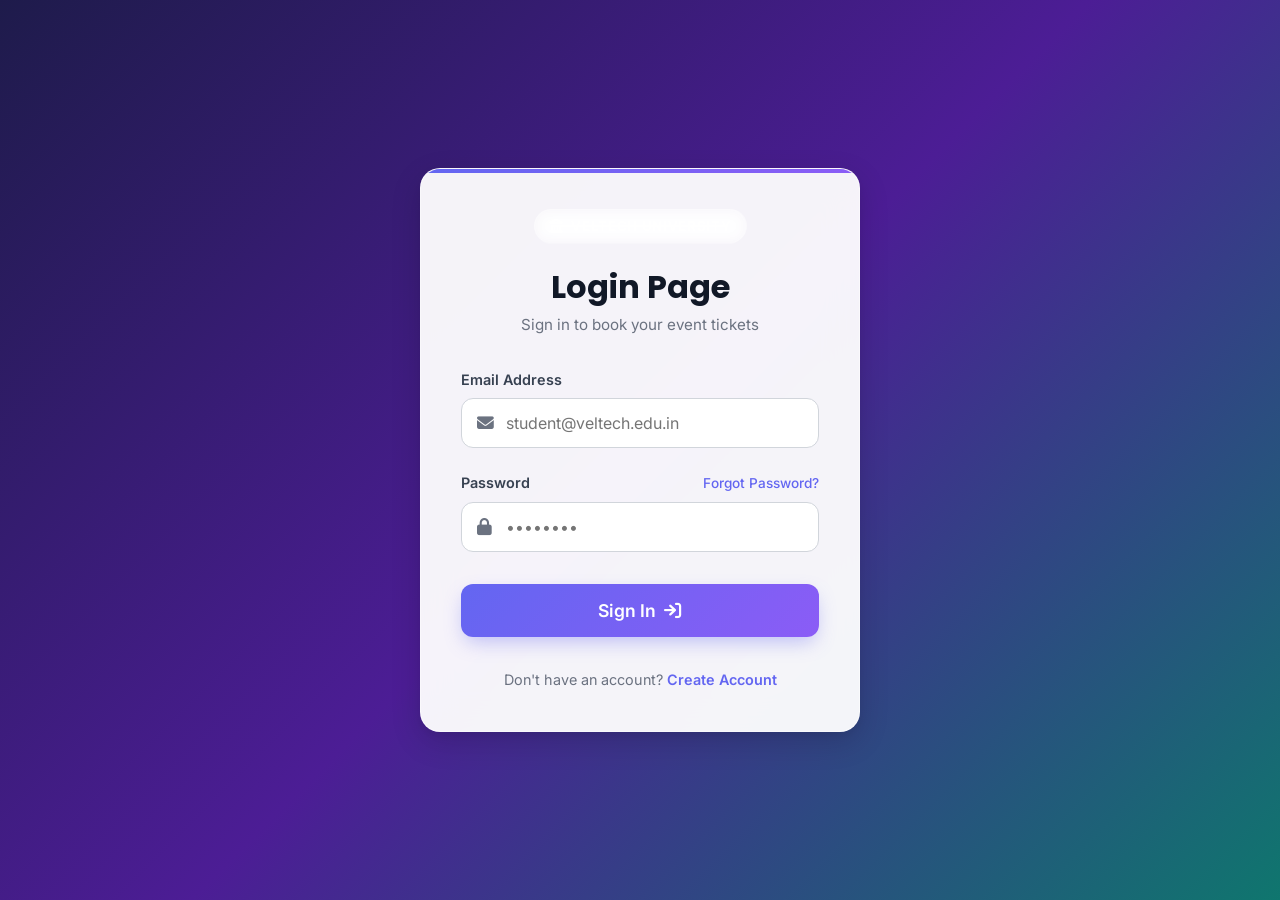
<file: Ticket_web/login.html>
<!DOCTYPE html>
<html lang="en">
<head>
    <meta charset="UTF-8">
    <meta name="viewport" content="width=device-width, initial-scale=1.0">
    <title>Veltech Event Tickets - Login</title>
    
    <!-- Google Fonts -->
    <link rel="preconnect" href="https://fonts.googleapis.com">
    <link rel="preconnect" href="https://fonts.gstatic.com" crossorigin>
    <link href="https://fonts.googleapis.com/css2?family=Poppins:wght@300;400;500;600;700&family=Inter:wght@400;500;600;700&display=swap" rel="stylesheet">
    
    <!-- Font Awesome for Icons -->
    <link rel="stylesheet" href="https://cdnjs.cloudflare.com/ajax/libs/font-awesome/6.4.0/css/all.min.css">
    
    <!-- Custom CSS -->
    <link rel="stylesheet" href="styles.css">

    <style>
        /* Specific tweaks for login layout */
        .login-container {
            width: 100%;
            display: flex;
            justify-content: center;
            align-items: center;
        }

        .login-card {
            max-width: 440px;
            width: 100%;
            margin: 0 auto;
        }

        .login-header {
            text-align: center;
            margin-bottom: var(--s-4);
        }

        .login-header h2 {
            font-size: 2rem;
            margin-bottom: var(--s-1);
        }

        .forgot-link {
            color: var(--primary-main);
            text-decoration: none;
            font-size: 0.85rem;
            font-weight: 500;
        }

        .forgot-link:hover {
            text-decoration: underline;
        }

        .signup-text {
            text-align: center;
            color: var(--text-dark-3);
            font-size: 0.9rem;
            margin-top: var(--s-4);
        }

        .signup-text a {
            color: var(--primary-main);
            text-decoration: none;
            font-weight: 600;
        }

        .signup-text a:hover {
            text-decoration: underline;
        }
    </style>
</head>
<body>
    <div class="login-container">
        <div class="booking-section login-card">
            <div class="login-header">
                <div class="pill-badge" style="margin-bottom: var(--s-3);">
                    <i class="fa-solid fa-building-columns" style="margin-right: 8px;"></i>Veltech University
                </div>
                <h2>Login Page</h2>
                <p style="color: var(--text-dark-3); font-size: 0.95rem;">Sign in to book your event tickets</p>
            </div>
            
            <form id="loginForm" action="login_action.php" method="POST">
                <div class="form-group">
                    <label class="form-label" for="email">Email Address</label>
                    <div class="input-icon-wrapper">
                        <i class="fa-solid fa-envelope"></i>
                        <input type="email" id="email" name="email" class="form-input" placeholder="student@veltech.edu.in" required>
                    </div>
                </div>

                <div class="form-group" style="margin-bottom: var(--s-4);">
                    <label class="form-label" for="password" style="display: flex; justify-content: space-between; align-items: center;">
                        <span>Password</span>
                        <a href="#" class="forgot-link">Forgot Password?</a>
                    </label>
                    <div class="input-icon-wrapper">
                        <i class="fa-solid fa-lock"></i>
                        <input type="password" id="password" name="password" class="form-input" placeholder="••••••••" required>
                    </div>
                </div>

                <button type="submit" class="submit-btn">
                    Sign In
                    <i class="fa-solid fa-arrow-right-to-bracket"></i>
                </button>

                <div class="signup-text">
                    Don't have an account? <a href="signup.html">Create Account</a>
                </div>
            </form>
        </div>
    </div>
</body>
</html>
</file>
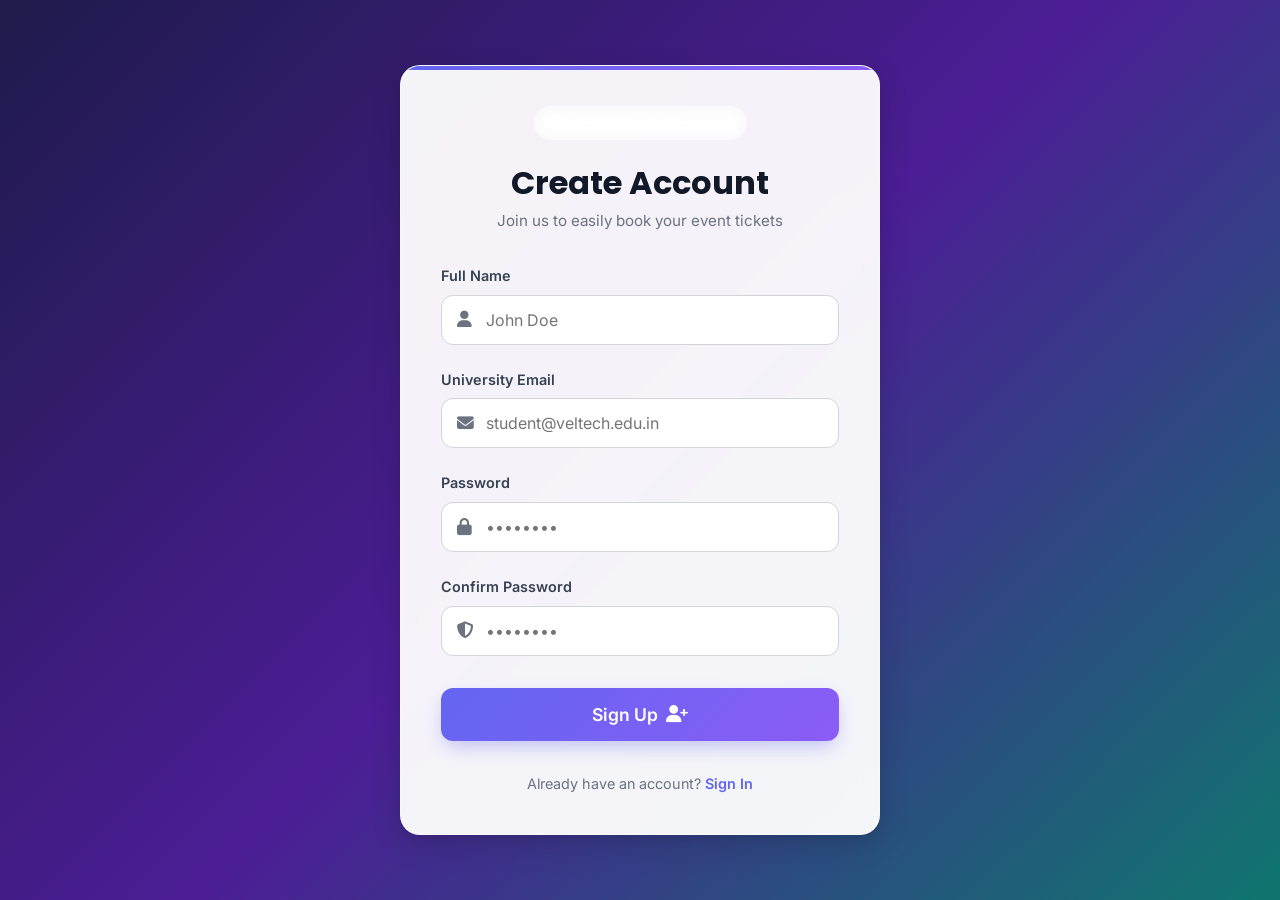
<file: Ticket_web/signup.html>
<!DOCTYPE html>
<html lang="en">
<head>
    <meta charset="UTF-8">
    <meta name="viewport" content="width=device-width, initial-scale=1.0">
    <title>Veltech Event Tickets - Sign Up</title>
    
    <!-- Google Fonts -->
    <link rel="preconnect" href="https://fonts.googleapis.com">
    <link rel="preconnect" href="https://fonts.gstatic.com" crossorigin>
    <link href="https://fonts.googleapis.com/css2?family=Poppins:wght@300;400;500;600;700&family=Inter:wght@400;500;600;700&display=swap" rel="stylesheet">
    
    <!-- Font Awesome for Icons -->
    <link rel="stylesheet" href="https://cdnjs.cloudflare.com/ajax/libs/font-awesome/6.4.0/css/all.min.css">
    
    <!-- Custom CSS -->
    <link rel="stylesheet" href="styles.css">

    <style>
        /* Specific tweaks for auth layout */
        .auth-container {
            width: 100%;
            display: flex;
            justify-content: center;
            align-items: center;
            padding: 20px 0;
        }

        .auth-card {
            max-width: 480px;
            width: 100%;
            margin: 0 auto;
        }

        .auth-header {
            text-align: center;
            margin-bottom: var(--s-4);
        }

        .auth-header h2 {
            font-size: 2rem;
            margin-bottom: var(--s-1);
        }

        .auth-text {
            text-align: center;
            color: var(--text-dark-3);
            font-size: 0.9rem;
            margin-top: var(--s-4);
        }

        .auth-text a {
            color: var(--primary-main);
            text-decoration: none;
            font-weight: 600;
        }

        .auth-text a:hover {
            text-decoration: underline;
        }
    </style>
</head>
<body>
    <div class="auth-container">
        <div class="booking-section auth-card">
            <div class="auth-header">
                <div class="pill-badge" style="margin-bottom: var(--s-3);">
                    <i class="fa-solid fa-building-columns" style="margin-right: 8px;"></i>Veltech University
                </div>
                <h2>Create Account</h2>
                <p style="color: var(--text-dark-3); font-size: 0.95rem;">Join us to easily book your event tickets</p>
            </div>
            
            <form id="signupForm" action="signup_action.php" method="POST">
                <div class="form-group">
                    <label class="form-label" for="fullname">Full Name</label>
                    <div class="input-icon-wrapper">
                        <i class="fa-solid fa-user"></i>
                        <input type="text" id="fullname" name="fullname" class="form-input" placeholder="John Doe" required>
                    </div>
                </div>

                <div class="form-group">
                    <label class="form-label" for="email">University Email</label>
                    <div class="input-icon-wrapper">
                        <i class="fa-solid fa-envelope"></i>
                        <input type="email" id="email" name="email" class="form-input" placeholder="student@veltech.edu.in" required>
                    </div>
                </div>

                <div class="form-group">
                    <label class="form-label" for="password">Password</label>
                    <div class="input-icon-wrapper">
                        <i class="fa-solid fa-lock"></i>
                        <input type="password" id="password" name="password" class="form-input" placeholder="••••••••" required>
                    </div>
                </div>

                <div class="form-group" style="margin-bottom: var(--s-4);">
                    <label class="form-label" for="confirm-password">Confirm Password</label>
                    <div class="input-icon-wrapper">
                        <i class="fa-solid fa-shield-halved"></i>
                        <input type="password" id="confirm-password" name="confirm-password" class="form-input" placeholder="••••••••" required>
                    </div>
                </div>

                <button type="submit" class="submit-btn">
                    Sign Up
                    <i class="fa-solid fa-user-plus"></i>
                </button>

                <div class="auth-text">
                    Already have an account? <a href="login.html">Sign In</a>
                </div>
            </form>
        </div>
    </div>
</body>
</html>
</file>
<file: Ticket_web/styles.css>
/* 
  Premium, Production-Ready SaaS Event Booking UI
  Balanced Contrast, 8px Grid, Refined Typography
*/

:root {
    /* Background Gradient (Indigo -> Purple -> Teal) */
    --bg-gradient: linear-gradient(135deg, #1e1b4b 0%, #4c1d95 50%, #0f766e 100%);

    /* Brand Colors */
    --primary-main: #6366f1;
    /* Indigo */
    --primary-hover: #4f46e5;
    --primary-gradient: linear-gradient(135deg, #6366f1 0%, #8b5cf6 100%);
    /* Indigo -> Violet */

    --secondary-main: #14b8a6;
    /* Teal */
    --accent-main: #ec4899;
    /* Pink */

    --success-main: #10b981;
    --success-light: #ecfdf5;
    --error-main: #ef4444;

    /* Text Colors */
    --text-light-1: #ffffff;
    --text-light-2: #f3f4f6;
    --text-light-3: #d1d5db;

    --text-dark-1: #111827;
    --text-dark-2: #374151;
    --text-dark-3: #6b7280;

    /* UI Backgrounds */
    --card-bg: rgba(255, 255, 255, 0.95);

    /* Borders & Shadows */
    --border-color: rgba(255, 255, 255, 0.2);
    --input-border: #d1d5db;
    --shadow-card: 0 10px 30px rgba(0, 0, 0, 0.15), 0 4px 10px rgba(0, 0, 0, 0.05);
    --shadow-btn: 0 8px 20px -4px rgba(99, 102, 241, 0.4);
    --shadow-glow: 0 0 0 4px rgba(99, 102, 241, 0.15);

    /* Spacing Grid (multiples of 8px) */
    --s-1: 8px;
    --s-2: 16px;
    --s-3: 24px;
    --s-4: 32px;
    --s-5: 40px;
    --s-6: 48px;

    /* Border Radius */
    --radius-sm: 8px;
    --radius-md: 12px;
    --radius-lg: 16px;
    --radius-xl: 20px;
}

* {
    margin: 0;
    padding: 0;
    box-sizing: border-box;
    font-family: 'Inter', system-ui, -apple-system, sans-serif;
}

body {
    background: var(--bg-gradient);
    background-size: cover;
    background-attachment: fixed;
    color: var(--text-dark-2);
    min-height: 100vh;
    display: flex;
    justify-content: center;
    align-items: center;
    padding: var(--s-4);
    -webkit-font-smoothing: antialiased;
    line-height: 1.5;
}

h1,
h2,
h3,
.price-value {
    font-family: 'Poppins', sans-serif;
}

/* --- Layout --- */
.app-container {
    max-width: 1080px;
    width: 100%;
    display: grid;
    grid-template-columns: 1fr 1fr;
    gap: var(--s-6);
    align-items: center;
}

@media (max-width: 950px) {
    .app-container {
        grid-template-columns: 1fr;
        gap: var(--s-4);
        padding: var(--s-2);
    }
}

/* --- Left Side: Event Details --- */
.event-details {
    display: flex;
    flex-direction: column;
    gap: var(--s-3);
    color: var(--text-light-2);
}

.event-details h1 {
    font-size: 3rem;
    font-weight: 700;
    color: var(--text-light-1);
    line-height: 1.15;
    letter-spacing: -0.02em;
    margin-bottom: var(--s-1);
}

.pill-badge {
    display: inline-flex;
    align-items: center;
    padding: 6px 14px;
    background: rgba(255, 255, 255, 0.1);
    border: 1px solid rgba(255, 255, 255, 0.2);
    backdrop-filter: blur(8px);
    color: var(--text-light-1);
    border-radius: 9999px;
    font-size: 0.85rem;
    font-weight: 600;
    text-transform: uppercase;
    letter-spacing: 0.05em;
    align-self: flex-start;
}

.detail-list {
    display: flex;
    flex-direction: column;
    gap: var(--s-3);
}

.detail-item {
    display: flex;
    align-items: flex-start;
    gap: var(--s-2);
}

.detail-item i {
    color: var(--secondary-main);
    font-size: 1.25rem;
    width: 24px;
    text-align: center;
    margin-top: 4px;
}

.detail-label {
    font-size: 0.85rem;
    color: var(--text-light-3);
    font-weight: 600;
    text-transform: uppercase;
    letter-spacing: 0.05em;
    margin-bottom: 2px;
    display: block;
}

.detail-value {
    font-size: 1.125rem;
    font-weight: 500;
    color: var(--text-light-1);
}

.highlight-green {
    color: var(--success-main);
    font-size: 1.5rem;
    font-weight: 700;
    text-shadow: 0 0 20px rgba(16, 185, 129, 0.3);
}

/* --- Right Side: Elevated Form Card --- */
.booking-section {
    background: var(--card-bg);
    padding: var(--s-5);
    border-radius: var(--radius-xl);
    box-shadow: var(--shadow-card);
    backdrop-filter: blur(16px);
    border: 1px solid rgba(255, 255, 255, 0.5);
    /* Subtle accent glow behind the card */
    position: relative;
    overflow: hidden;
}

/* Subtle corner accent inside the white card */
.booking-section::before {
    content: '';
    position: absolute;
    top: 0;
    left: 0;
    width: 100%;
    height: 4px;
    background: var(--primary-gradient);
}

.booking-section h2 {
    font-size: 1.6rem;
    font-weight: 700;
    color: var(--text-dark-1);
    margin-bottom: var(--s-4);
    line-height: 1.2;
}

/* Form Styles */
.form-group {
    margin-bottom: var(--s-3);
}

.form-label {
    display: block;
    font-size: 0.9rem;
    font-weight: 600;
    color: var(--text-dark-2);
    margin-bottom: var(--s-1);
}

/* Input Wrappers */
.input-icon-wrapper {
    position: relative;
    display: flex;
    align-items: center;
}

.input-icon-wrapper i {
    position: absolute;
    left: var(--s-2);
    color: var(--text-dark-3);
    font-size: 1.05rem;
    transition: color 0.25s ease;
}

.form-input {
    width: 100%;
    background: #ffffff;
    border: 1px solid var(--input-border);
    color: var(--text-dark-1);
    padding: 14px 16px 14px 44px;
    border-radius: var(--radius-md);
    font-size: 1rem;
    transition: all 0.25s ease-in-out;
}

.form-input:hover {
    border-color: #9ca3af;
}

.form-input:focus {
    outline: none;
    border-color: var(--primary-main);
    box-shadow: var(--shadow-glow);
    background: #ffffff;
}

.form-input:focus+i,
.input-icon-wrapper:focus-within i {
    color: var(--primary-main);
}

select.form-input {
    appearance: none;
    cursor: pointer;
    background-image: url("data:image/svg+xml,%3Csvg xmlns='http://www.w3.org/2000/svg' fill='none' viewBox='0 0 24 24' stroke='%236b7280'%3E%3Cpath stroke-linecap='round' stroke-linejoin='round' stroke-width='2' d='M19 9l-7 7-7-7'%3E%3C/path%3E%3C/svg%3E");
    background-repeat: no-repeat;
    background-position: right 16px center;
    background-size: 16px;
}

/* Stepper Component */
.stepper-container {
    display: inline-flex;
    align-items: center;
    background: #ffffff;
    border: 1px solid var(--input-border);
    border-radius: var(--radius-md);
    overflow: hidden;
    height: 48px;
    transition: border-color 0.2s ease, box-shadow 0.2s ease;
}

.stepper-container:focus-within {
    border-color: var(--primary-main);
    box-shadow: var(--shadow-glow);
}

.stepper-btn {
    background: #f9fafb;
    border: none;
    color: var(--text-dark-2);
    padding: 0 16px;
    height: 100%;
    font-size: 1.2rem;
    cursor: pointer;
    transition: all 0.2s ease;
}

.stepper-btn:hover:not(:disabled) {
    background: var(--primary-main);
    color: #ffffff;
}

.stepper-btn:active:not(:disabled) {
    background: var(--primary-hover);
}

.stepper-btn:disabled {
    color: #d1d5db;
    cursor: not-allowed;
    background: #ffffff;
}

.stepper-value {
    font-weight: 600;
    font-size: 1.1rem;
    width: 48px;
    text-align: center;
    color: var(--text-dark-1);
    border-left: 1px solid var(--input-border);
    border-right: 1px solid var(--input-border);
    display: flex;
    align-items: center;
    justify-content: center;
    height: 100%;
}

/* Validation */
.error-msg {
    color: var(--error-main);
    font-size: 0.85rem;
    font-weight: 500;
    margin-top: var(--s-1);
    display: block;
}

/* Pricing Grid */
.price-calculation {
    display: flex;
    justify-content: space-between;
    align-items: center;
    margin: var(--s-4) 0 var(--s-3);
    padding-top: var(--s-3);
    border-top: 1px solid #e5e7eb;
}

.price-label {
    font-size: 1.125rem;
    font-weight: 600;
    color: var(--text-dark-2);
}

.price-value {
    font-size: 2rem;
    font-weight: 700;
    background: linear-gradient(135deg, var(--primary-main), var(--accent-main));
    -webkit-background-clip: text;
    -webkit-text-fill-color: transparent;
    letter-spacing: -0.02em;
}

/* Buttons */
.submit-btn {
    width: 100%;
    padding: 16px;
    background: var(--primary-gradient);
    color: #ffffff;
    border: none;
    border-radius: var(--radius-md);
    font-size: 1.1rem;
    font-weight: 600;
    cursor: pointer;
    transition: transform 0.25s ease-in-out, box-shadow 0.25s ease-in-out, background 0.25s ease-in-out;
    display: flex;
    justify-content: center;
    align-items: center;
    gap: var(--s-1);
    box-shadow: var(--shadow-btn);
}

.submit-btn:hover:not(:disabled) {
    transform: scale(1.02);
    box-shadow: 0 12px 24px -4px rgba(99, 102, 241, 0.5);
}

.submit-btn:active:not(:disabled) {
    transform: scale(0.98);
}

.submit-btn:disabled {
    cursor: not-allowed;
    background: #e5e7eb;
    color: #9ca3af;
    transform: none;
    box-shadow: none;
}

.secondary-btn {
    background: #ffffff;
    color: var(--primary-main);
    border: 1px solid var(--primary-main);
    box-shadow: none;
}

.secondary-btn:hover:not(:disabled) {
    background: #f5f3ff;
    box-shadow: none;
}

/* Loading Overlay */
.loading-overlay {
    position: absolute;
    inset: 0;
    background: rgba(255, 255, 255, 0.9);
    backdrop-filter: blur(8px);
    display: flex;
    flex-direction: column;
    justify-content: center;
    align-items: center;
    border-radius: var(--radius-xl);
    z-index: 10;
    gap: var(--s-2);
}

.spinner {
    border: 4px solid rgba(99, 102, 241, 0.2);
    border-radius: 50%;
    border-top: 4px solid var(--primary-main);
    width: 32px;
    height: 32px;
    animation: spin 0.8s linear infinite;
}

.spinner.large {
    width: 50px;
    height: 50px;
}

@keyframes spin {
    0% {
        transform: rotate(0deg);
    }

    100% {
        transform: rotate(360deg);
    }
}

.loading-overlay h3 {
    margin-top: var(--s-2);
    color: var(--text-dark-1);
    font-size: 1.25rem;
}

/* Success Banner & Summary */
.success-banner {
    background: var(--success-light);
    border: 1px solid #a7f3d0;
    color: var(--success-main);
    padding: var(--s-3);
    border-radius: var(--radius-md);
    margin-bottom: var(--s-4);
    display: flex;
    align-items: center;
    justify-content: center;
    gap: var(--s-2);
}

.success-banner i {
    font-size: 1.5rem;
}

.success-banner .title {
    font-weight: 600;
    font-size: 1.1rem;
}

.summary-row {
    display: flex;
    justify-content: space-between;
    margin-bottom: var(--s-2);
    font-size: 1rem;
    padding-bottom: 12px;
    border-bottom: 1px solid #f3f4f6;
}

.summary-row .label {
    color: var(--text-dark-3);
}

.summary-row .val {
    font-weight: 600;
    color: var(--text-dark-1);
}

.summary-row.total {
    margin-top: var(--s-3);
    padding-bottom: 0;
    border-bottom: none;
    font-size: 1.35rem;
}

.summary-row.total .val {
    color: var(--primary-main);
    font-weight: 700;
}

/* QR Code styling */
.qr-container {
    text-align: center;
    margin: var(--s-3) 0;
    padding: var(--s-3);
    background: #f9fafb;
    border: 1px solid #e5e7eb;
    border-radius: var(--radius-md);
}

.qr-container img {
    width: 160px;
    height: 160px;
    border-radius: var(--radius-sm);
    padding: 8px;
    background: #ffffff;
    box-shadow: 0 2px 8px rgba(0, 0, 0, 0.05);
}
</file>
